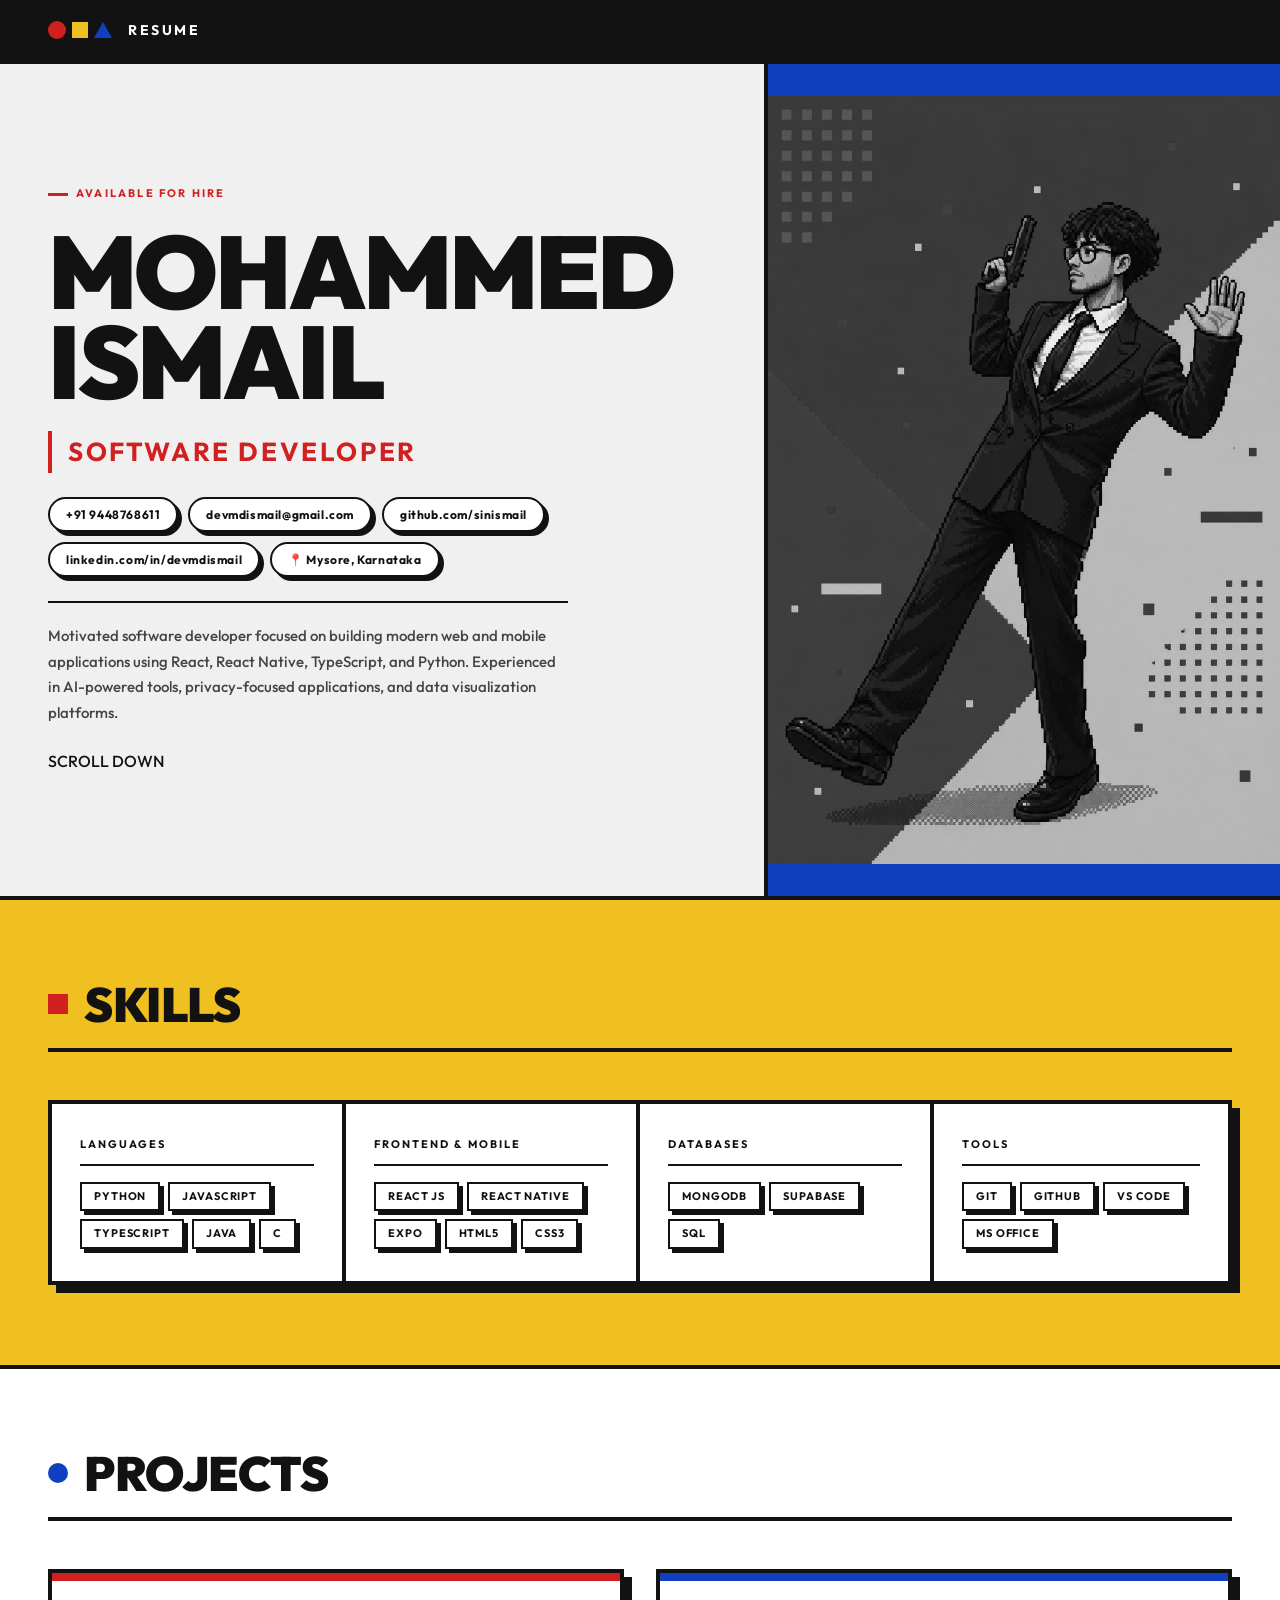
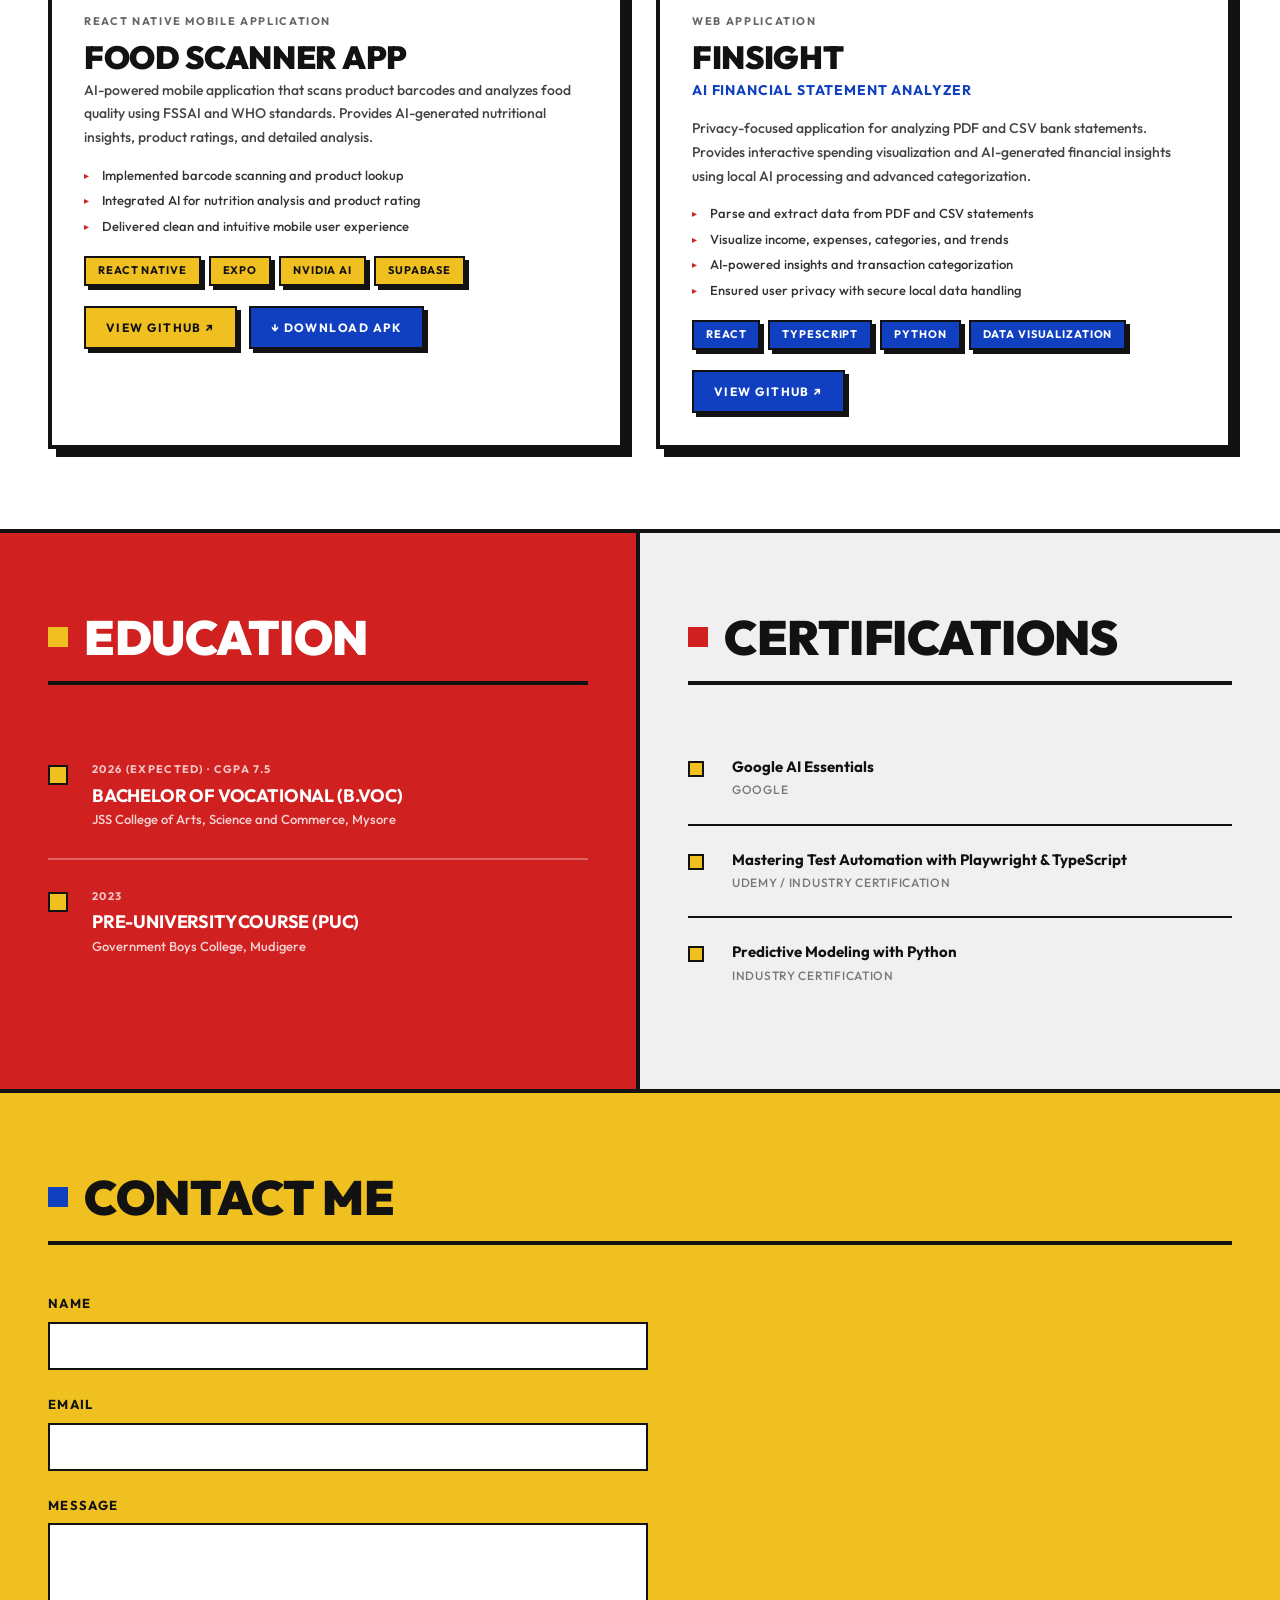
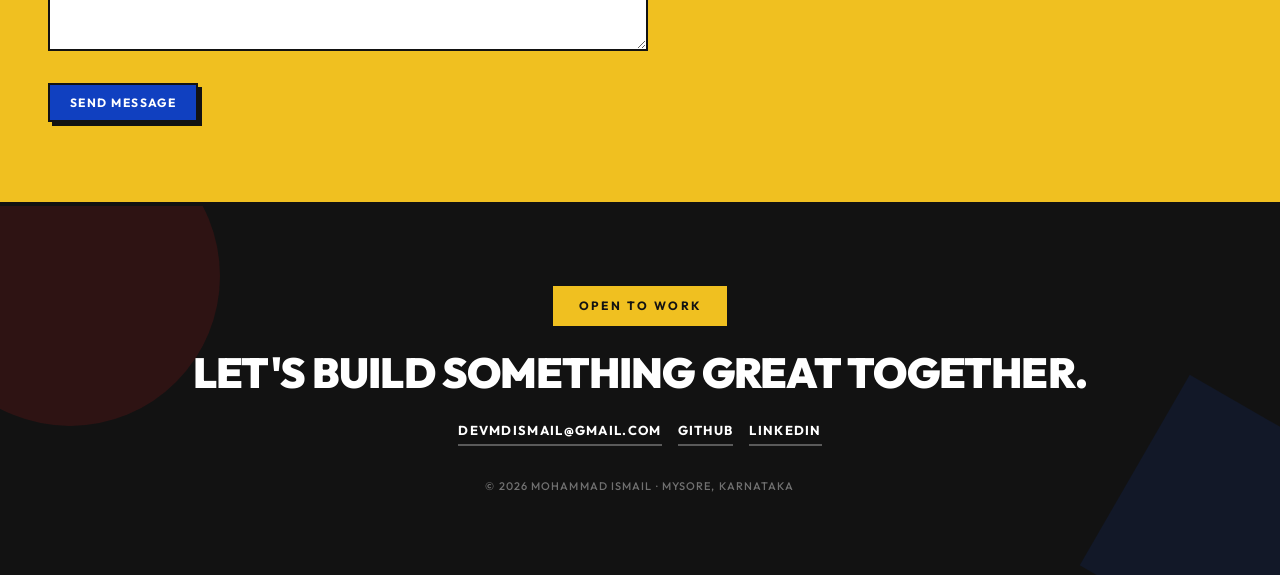
<file: index.html>
<!DOCTYPE html>
<html lang="en">
<head>
  <meta charset="UTF-8" />
  <meta name="viewport" content="width=device-width, initial-scale=1.0" />
  <title>Mohammed Ismail — Software Developer Resume</title>
  <meta name="description" content="Mohammed Ismail — Software Developer. Resume showcasing skills in React, React Native, TypeScript, Python, and AI-powered applications." />
  <link rel="preconnect" href="https://fonts.googleapis.com" />
  <link rel="preconnect" href="https://fonts.gstatic.com" crossorigin />
  <link href="https://fonts.googleapis.com/css2?family=Outfit:wght@400;500;700;900&display=swap" rel="stylesheet" />
  <link rel="stylesheet" href="resume.css" />
</head>
<body>

  <!-- ═══════════════════════════════ NAV ═══════════════════════════════ -->
  <nav class="nav" id="nav" role="navigation" aria-label="Main navigation">
    <div class="nav__progress" id="nav-progress" role="progressbar" aria-label="Reading progress" aria-valuenow="0" aria-valuemin="0" aria-valuemax="100"></div>
    <div class="nav__logo" aria-label="Geometric logo">
      <span class="geo geo--circle" aria-hidden="true"></span>
      <span class="geo geo--square" aria-hidden="true"></span>
      <span class="geo geo--triangle" aria-hidden="true"></span>
    </div>
    <span class="nav__label">RESUME</span>
  </nav>

  <!-- ═══════════════════════════════ HERO ══════════════════════════════ -->
  <section class="hero" id="hero" aria-labelledby="hero-name">
    <div class="hero__left">
      <p class="hero__eyebrow">AVAILABLE FOR HIRE</p>
      <h1 class="hero__name" id="hero-name">
        <span class="hero__name-line reveal-child" style="--delay:0.0s">MOHAMMED</span>
        <span class="hero__name-line reveal-child" style="--delay:0.08s">ISMAIL</span>
      </h1>
      <p class="hero__role reveal-child" style="--delay:0.18s">SOFTWARE DEVELOPER</p>
      <div class="hero__contacts reveal-child" style="--delay:0.28s">
        <a class="chip" href="tel:+919448768611" id="contact-phone">+91 9448768611</a>
        <a class="chip" href="mailto:devmdismail@gmail.com" id="contact-email">devmdismail@gmail.com</a>
        <a class="chip" href="https://github.com/sinismail" target="_blank" rel="noopener" id="contact-github">github.com/sinismail</a>
        <a class="chip" href="https://linkedin.com/in/devmdismail" target="_blank" rel="noopener" id="contact-linkedin">linkedin.com/in/devmdismail</a>
        <span class="chip chip--loc">📍 Mysore, Karnataka</span>
      </div>
      <p class="hero__summary reveal-child" style="--delay:0.38s">
        Motivated software developer focused on building modern web and mobile applications using React, React Native, TypeScript, and Python. Experienced in AI-powered tools, privacy-focused applications, and data visualization platforms.
      </p>
      <div class="hero__scroll-hint reveal-child" style="--delay:0.55s" aria-hidden="true">
        <span class="scroll-arrow"></span>
        <span class="scroll-label">SCROLL DOWN</span>
      </div>
    </div>

    <div class="hero__right" aria-hidden="true">
      <!-- Bauhaus geometric composition -->
      <div class="composition">
        <div class="comp__circle-lg"></div>
        <div class="comp__square-rot"></div>
        <div class="comp__square-center">
          <img id="profile" src="assets/profile.jpeg" alt="">
          <div class="comp__triangle"></div>
        </div>
        <div class="comp__circle-sm"></div>
        <div class="comp__dot-grid"></div>
      </div>
    </div>
  </section>

  <!-- ═══════════════════════════════ SKILLS ════════════════════════════ -->
  <section class="section section--yellow reveal" id="skills" aria-labelledby="skills-heading">
    <div class="section__header">
      <span class="section__marker section__marker--red" aria-hidden="true"></span>
      <h2 class="section__title" id="skills-heading">SKILLS</h2>
    </div>
    <div class="skills__grid">

      <div class="skill-group reveal-child" style="--delay:0.0s">
        <h3 class="skill-group__title">LANGUAGES</h3>
        <div class="tags">
          <span class="tag">Python</span>
          <span class="tag">JavaScript</span>
          <span class="tag">TypeScript</span>
          <span class="tag">Java</span>
          <span class="tag">C</span>
        </div>
      </div>

      <div class="skill-group reveal-child" style="--delay:0.1s">
        <h3 class="skill-group__title">FRONTEND &amp; MOBILE</h3>
        <div class="tags">
          <span class="tag">React JS</span>
          <span class="tag">React Native</span>
          <span class="tag">Expo</span>
          <span class="tag">HTML5</span>
          <span class="tag">CSS3</span>
        </div>
      </div>

      <div class="skill-group reveal-child" style="--delay:0.2s">
        <h3 class="skill-group__title">DATABASES</h3>
        <div class="tags">
          <span class="tag">MongoDB</span>
          <span class="tag">Supabase</span>
          <span class="tag">SQL</span>
        </div>
      </div>

      <div class="skill-group reveal-child" style="--delay:0.3s">
        <h3 class="skill-group__title">TOOLS</h3>
        <div class="tags">
          <span class="tag">Git</span>
          <span class="tag">GitHub</span>
          <span class="tag">VS Code</span>
          <span class="tag">MS Office</span>
        </div>
      </div>

    </div>
  </section>

  <!-- ═══════════════════════════════ PROJECTS ══════════════════════════ -->
  <section class="section" id="projects" aria-labelledby="projects-heading">
    <div class="section__header">
      <span class="section__marker section__marker--circle section__marker--blue" aria-hidden="true"></span>
      <h2 class="section__title" id="projects-heading">PROJECTS</h2>
    </div>
    <div class="projects__grid">

      <article class="card reveal-child" style="--delay:0.0s" id="project-food-scanner">
        <div class="card__accent card__accent--red"></div>
        <div class="card__body">
          <span class="card__type">React Native Mobile Application</span>
          <h3 class="card__title">FOOD SCANNER APP</h3>
          <p class="card__desc">
            AI-powered mobile application that scans product barcodes and analyzes food quality using FSSAI and WHO standards. Provides AI-generated nutritional insights, product ratings, and detailed analysis.
          </p>
          <ul class="card__bullets">
            <li>Implemented barcode scanning and product lookup</li>
            <li>Integrated AI for nutrition analysis and product rating</li>
            <li>Delivered clean and intuitive mobile user experience</li>
          </ul>
          <div class="card__tags">
            <span class="tag tag--yellow">React Native</span>
            <span class="tag tag--yellow">Expo</span>
            <span class="tag tag--yellow">Nvidia AI</span>
            <span class="tag tag--yellow">Supabase</span>
          </div>
          <div style="margin-top: 20px; display: flex; gap: 12px; flex-wrap: wrap;">
            <a href="https://github.com/sinIsmail/Ffads" target="_blank" class="btn btn--yellow">VIEW GITHUB ↗</a>
            <a href="https://expo.dev/artifacts/eas/mb3qkL5zvhGGPaLBQLLPPH.apk" class="btn btn--blue">↓ DOWNLOAD APK</a>
          </div>
        </div>
      </article>

      <article class="card reveal-child" style="--delay:0.15s" id="project-finsight">
        <div class="card__accent card__accent--blue"></div>
        <div class="card__body">
          <span class="card__type">Web Application</span>
          <h3 class="card__title">FINSIGHT</h3>
          <p class="card__subtitle">AI Financial Statement Analyzer</p>
          <p class="card__desc">
            Privacy-focused application for analyzing PDF and CSV bank statements. Provides interactive spending visualization and AI-generated financial insights using local AI processing and advanced categorization.
          </p>
          <ul class="card__bullets">
            <li>Parse and extract data from PDF and CSV statements</li>
            <li>Visualize income, expenses, categories, and trends</li>
            <li>AI-powered insights and transaction categorization</li>
            <li>Ensured user privacy with secure local data handling</li>
          </ul>
          <div class="card__tags">
            <span class="tag tag--blue">React</span>
            <span class="tag tag--blue">TypeScript</span>
            <span class="tag tag--blue">Python</span>
            <span class="tag tag--blue">Data Visualization</span>
          </div>
          <a href="https://github.com/sinIsmail/finSight" target="_blank" class="btn btn--blue" style="margin-top: 20px;">VIEW GITHUB ↗</a>
        </div>
      </article>

    </div>
  </section>

  <!-- ════════════════════════ EDUCATION + CERTS ════════════════════════ -->
  <section class="edu-certs" id="education" aria-labelledby="edu-heading">

    <div class="edu reveal">
      <div class="section__header">
        <span class="section__marker section__marker--yellow" aria-hidden="true"></span>
        <h2 class="section__title section__title--white" id="edu-heading">EDUCATION</h2>
      </div>
      <div class="timeline">

        <div class="timeline__item reveal-child" style="--delay:0.0s">
          <div class="timeline__marker" aria-hidden="true"></div>
          <div class="timeline__content">
            <p class="timeline__year">2026 (Expected) · CGPA 7.5</p>
            <h3 class="timeline__degree">Bachelor of Vocational (B.Voc)</h3>
            <p class="timeline__school">JSS College of Arts, Science and Commerce, Mysore</p>
          </div>
        </div>

        <div class="timeline__item reveal-child" style="--delay:0.15s">
          <div class="timeline__marker" aria-hidden="true"></div>
          <div class="timeline__content">
            <p class="timeline__year">2023</p>
            <h3 class="timeline__degree">Pre-University Course (PUC)</h3>
            <p class="timeline__school">Government Boys College, Mudigere</p>
          </div>
        </div>

      </div>
    </div>

    <div class="certs reveal">
      <div class="section__header">
        <span class="section__marker section__marker--red" aria-hidden="true"></span>
        <h2 class="section__title" id="certs-heading">CERTIFICATIONS</h2>
      </div>
      <div class="cert-list">

        <div class="cert-item reveal-child" style="--delay:0.0s">
          <span class="cert-item__bullet" aria-hidden="true"></span>
          <div>
            <a href="https://www.coursera.org/account/accomplishments/specialization/75O3RW82IWQ4" target="_blank" rel="noopener noreferrer" style="text-decoration: none; color: inherit; outline: none;">
              <h3 class="cert-item__title" style="cursor: pointer;">Google AI Essentials</h3>
              <p class="cert-item__issuer" style="cursor: pointer;">Google</p>
            </a>
          </div>
        </div>

        <div class="cert-item reveal-child" style="--delay:0.12s">
          <span class="cert-item__bullet" aria-hidden="true"></span>
          <div>
            <h3 class="cert-item__title">Mastering Test Automation with Playwright &amp; TypeScript</h3>
            <p class="cert-item__issuer">Udemy / Industry Certification</p>
          </div>
        </div>

        <div class="cert-item reveal-child" style="--delay:0.24s">
          <span class="cert-item__bullet" aria-hidden="true"></span>
          <div>
            <h3 class="cert-item__title">Predictive Modeling with Python</h3>
            <p class="cert-item__issuer">Industry Certification</p>
          </div>
        </div>

      </div>
    </div>

  </section>

  <!-- ═══════════════════════════════ CONTACT ═══════════════════════════ -->
  <section class="section section--yellow" id="contact" aria-labelledby="contact-heading">
    <div class="section__header">
      <span class="section__marker section__marker--blue" aria-hidden="true"></span>
      <h2 class="section__title" id="contact-heading">CONTACT ME</h2>
    </div>
    
    <div class="contact-container reveal">
      <form action="https://api.web3forms.com/submit" method="POST" class="contact-form">
        <!-- Web3Forms Access Key (Add yours here) -->
        <input type="hidden" name="access_key" value="ddf6030a-6bcb-4012-abab-05efc56d6fe4">
        
        <div class="form-group">
          <label for="name" class="form-label">NAME</label>
          <input type="text" id="name" name="name" class="form-input" required>
        </div>
        
        <div class="form-group">
          <label for="email" class="form-label">EMAIL</label>
          <input type="email" id="email" name="email" class="form-input" required>
        </div>
        
        <div class="form-group">
          <label for="message" class="form-label">MESSAGE</label>
          <textarea id="message" name="message" class="form-input form-input--textarea" rows="5" required></textarea>
        </div>

        <input type="checkbox" name="botcheck" class="hidden" style="display: none;">
        
        <button type="submit" class="btn btn--blue form-submit">SEND MESSAGE</button>
      </form>
    </div>
  </section>

  <!-- ═══════════════════════════════ FOOTER ════════════════════════════ -->
  <footer class="footer" id="footer" role="contentinfo">
    <div class="footer__deco footer__deco--circle" aria-hidden="true"></div>
    <div class="footer__deco footer__deco--square" aria-hidden="true"></div>
    <div class="footer__content reveal">
      <span class="footer__badge">OPEN TO WORK</span>
      <p class="footer__cta">Let's build something great together.</p>
      <div class="footer__links">
        <a class="footer__link" href="mailto:devmdismail@gmail.com" id="footer-email">devmdismail@gmail.com</a>
        <a class="footer__link" href="https://github.com/sinismail" target="_blank" rel="noopener" id="footer-github">GitHub</a>
        <a class="footer__link" href="https://linkedin.com/in/devmdismail" target="_blank" rel="noopener" id="footer-linkedin">LinkedIn</a>
      </div>
      <p class="footer__copy">© 2026 Mohammad Ismail · Mysore, Karnataka</p>
    </div>
  </footer>

  <!-- ══════════════════════════════ SCRIPTS ════════════════════════════ -->
  <script>
    // ── Hero name character split (MUST run before is-visible) ─────────
    document.querySelectorAll('.hero__name-line').forEach(line => {
      const text = line.textContent.trim();
      line.innerHTML = text.split('').map((ch, i) =>
        `<span class="char" style="--char-i:${i}">${ch === ' ' ? '&nbsp;' : ch}</span>`
      ).join('');
    });

    // ── Immediately show above-fold hero children ─────────────────────
    document.querySelectorAll('.hero .reveal-child').forEach(el => {
      setTimeout(() => el.classList.add('is-visible'), 80);
    });

    // ── Scroll Reveal (Intersection Observer) ─────────────────────────
    const revealItems = document.querySelectorAll('.reveal, .reveal-child');

    const observer = new IntersectionObserver((entries) => {
      entries.forEach(entry => {
        if (entry.isIntersecting) {
          entry.target.classList.add('is-visible');
        }
      });
    }, {
      threshold: 0.12,
      rootMargin: '0px 0px -60px 0px'
    });

    revealItems.forEach(el => observer.observe(el));

    // ── Nav scroll shadow ──────────────────────────────────────────────
    const nav = document.getElementById('nav');
    window.addEventListener('scroll', () => {
      nav.classList.toggle('nav--scrolled', window.scrollY > 20);
    }, { passive: true });

    // ── Skill tag stagger on hover ────────────────────────────────────
    document.querySelectorAll('.skill-group').forEach(group => {
      group.addEventListener('mouseenter', () => {
        group.querySelectorAll('.tag').forEach((tag, i) => {
          tag.style.transitionDelay = `${i * 30}ms`;
          tag.classList.add('tag--hovered');
        });
      });
      group.addEventListener('mouseleave', () => {
        group.querySelectorAll('.tag').forEach(tag => {
          tag.style.transitionDelay = '0ms';
          tag.classList.remove('tag--hovered');
        });
      });
    });

    // ── Cursor-follow tilt on project cards ───────────────────────────
    document.querySelectorAll('.card').forEach(card => {
      card.addEventListener('mousemove', (e) => {
        const rect = card.getBoundingClientRect();
        const x = ((e.clientX - rect.left) / rect.width - 0.5) * 6;
        const y = ((e.clientY - rect.top) / rect.height - 0.5) * 6;
        card.style.transform = `translateY(-4px) rotateX(${-y}deg) rotateY(${x}deg)`;
      });
      card.addEventListener('mouseleave', () => {
        card.style.transform = '';
      });
    });

    // ── Geometric shape pulse in hero right panel ─────────────────────
    const shapes = document.querySelectorAll('.comp__circle-lg, .comp__square-rot, .comp__circle-sm');
    let tick = 0;
    function pulseShapes() {
      tick += 0.01;
      shapes.forEach((s, i) => {
        const offset = Math.sin(tick + i * 1.2) * 6;
        s.style.transform = `translate(${offset}px, ${offset * 0.6}px)` +
          (s.classList.contains('comp__square-rot') ? ' rotate(45deg)' : '');
      });
      requestAnimationFrame(pulseShapes);
    }
    pulseShapes();
  </script>

</body>
</html>
</file>
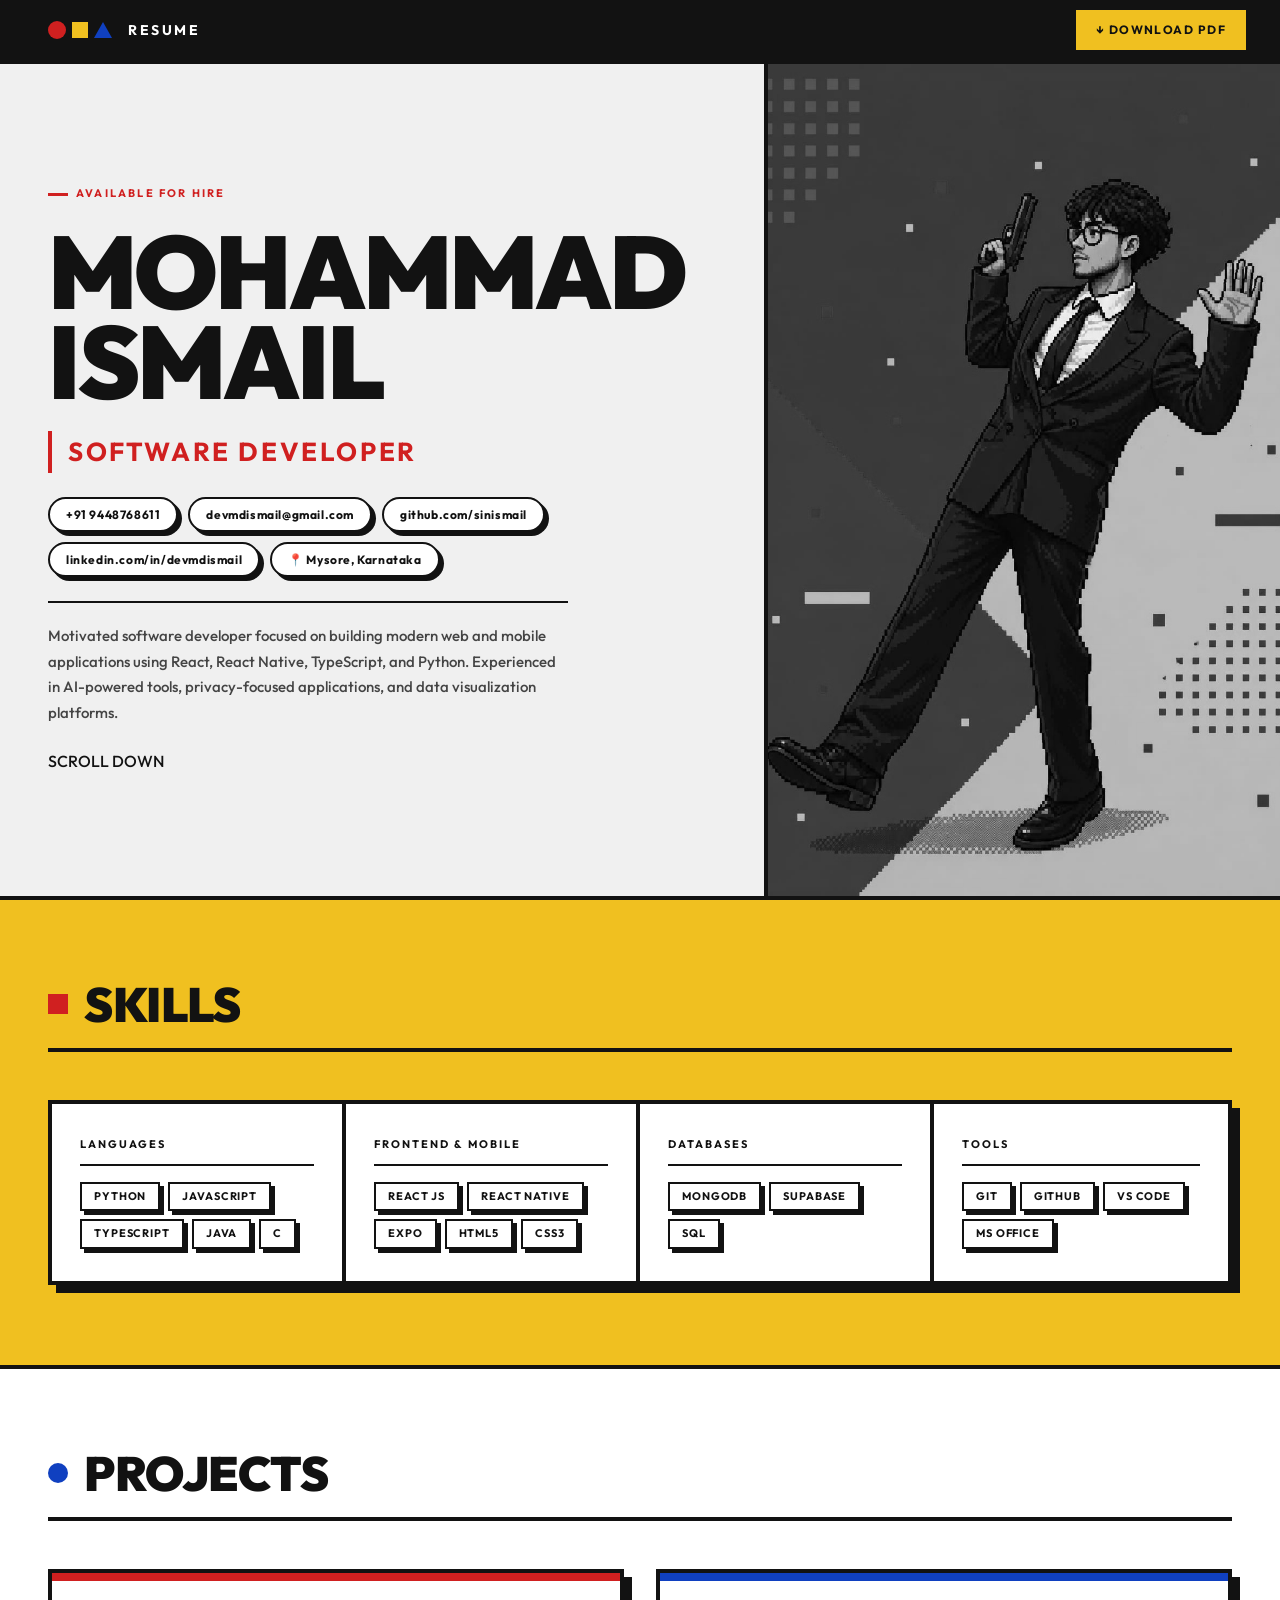
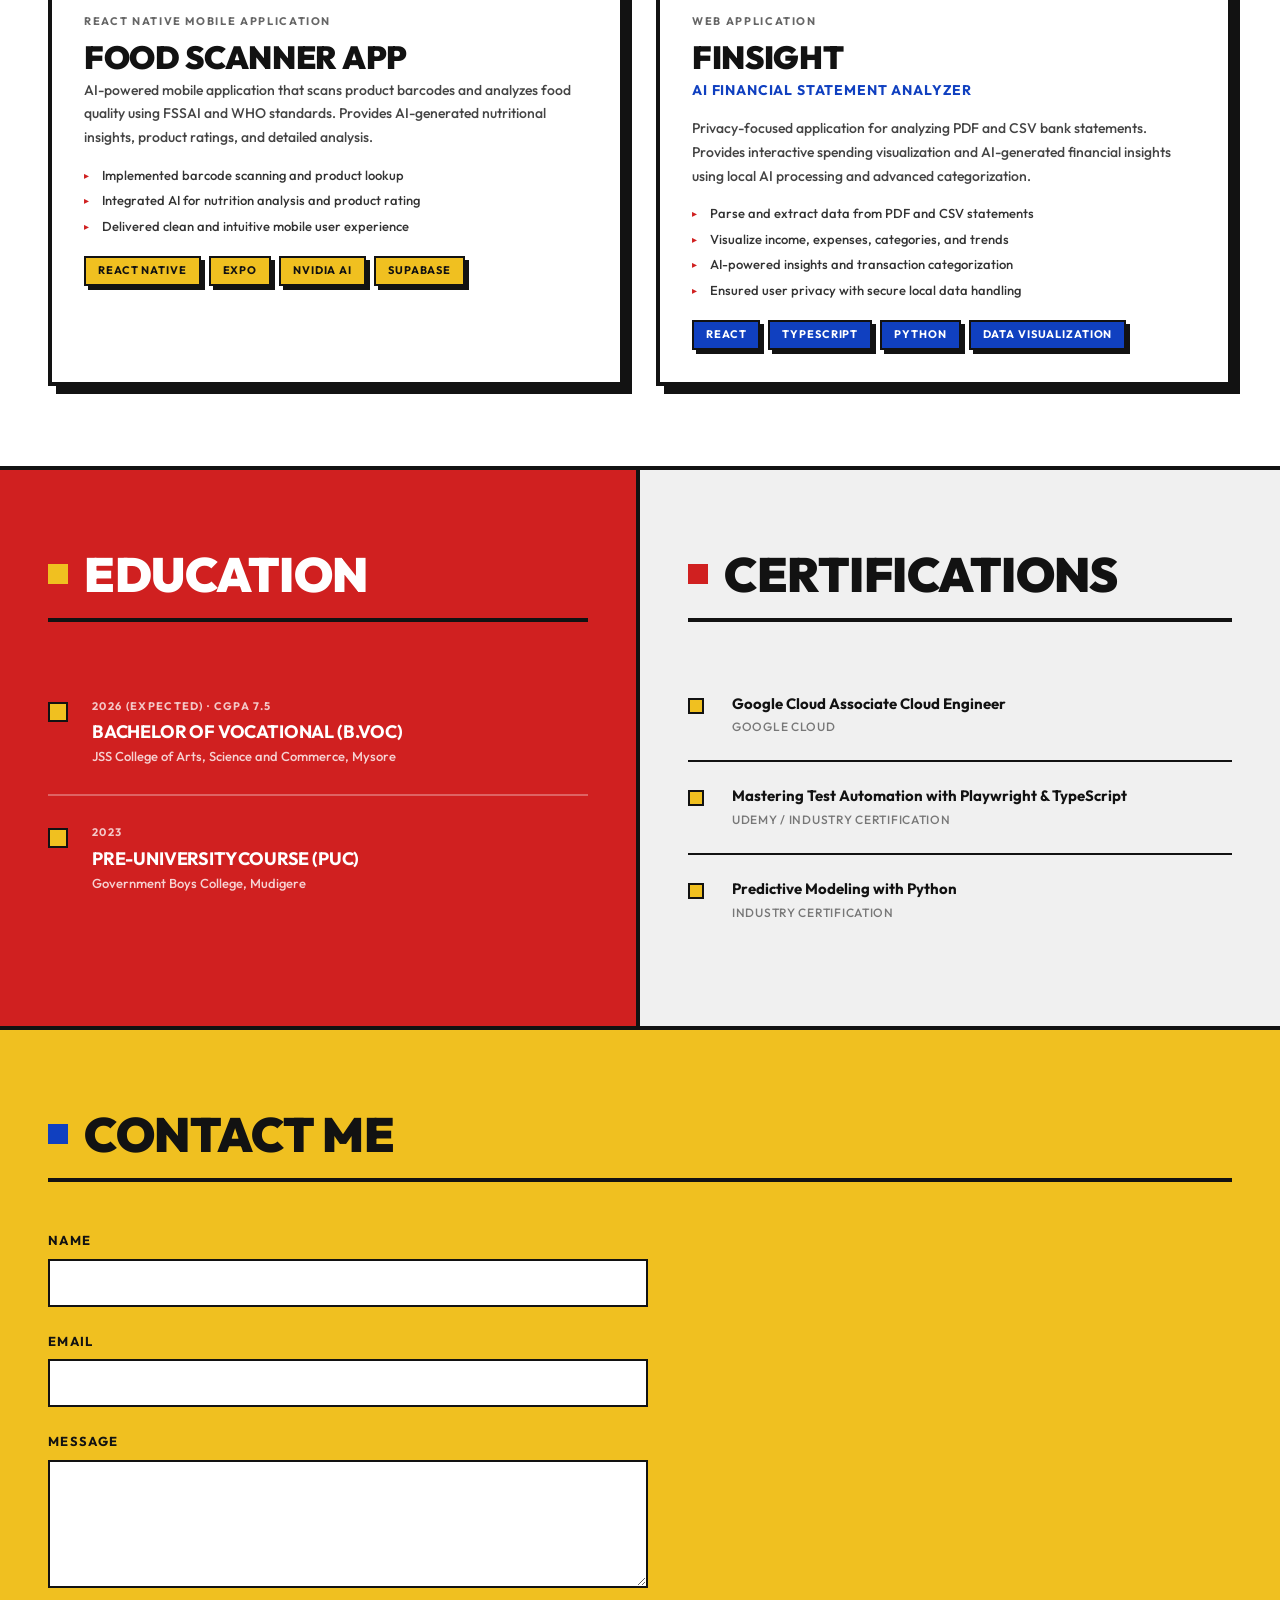
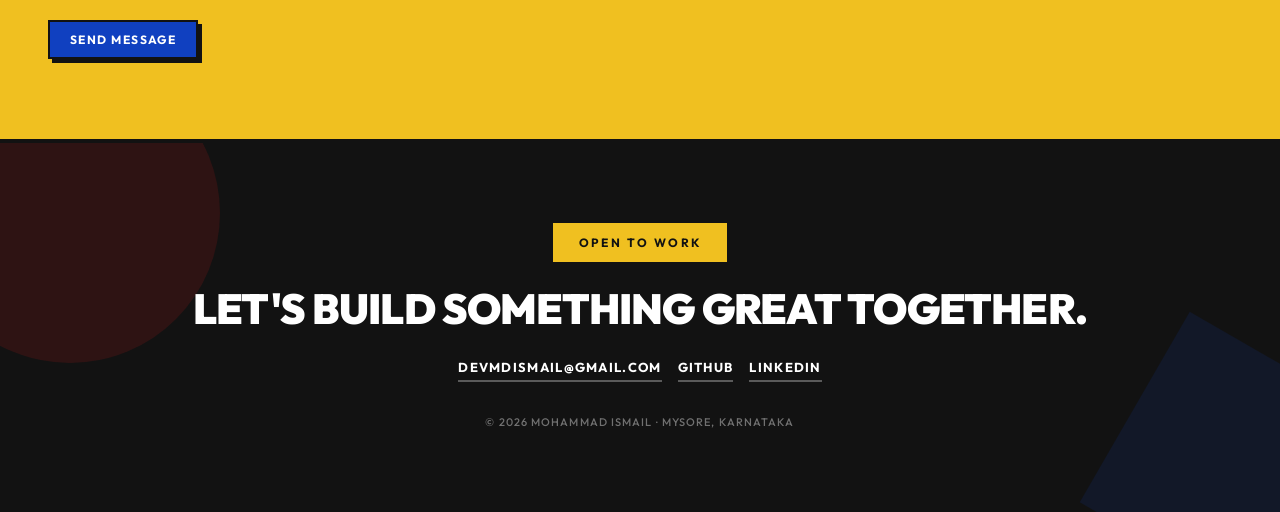
<file: resume.html>
<!DOCTYPE html>
<html lang="en">
<head>
  <meta charset="UTF-8" />
  <meta name="viewport" content="width=device-width, initial-scale=1.0" />
  <title>Mohammad Ismail — Software Developer Resume</title>
  <meta name="description" content="Mohammad Ismail — Software Developer. Resume showcasing skills in React, React Native, TypeScript, Python, and AI-powered applications." />
  <link rel="preconnect" href="https://fonts.googleapis.com" />
  <link rel="preconnect" href="https://fonts.gstatic.com" crossorigin />
  <link href="https://fonts.googleapis.com/css2?family=Outfit:wght@400;500;700;900&display=swap" rel="stylesheet" />
  <link rel="stylesheet" href="resume.css" />
</head>
<body>

  <!-- ═══════════════════════════════ NAV ═══════════════════════════════ -->
  <nav class="nav" id="nav" role="navigation" aria-label="Main navigation">
    <div class="nav__progress" id="nav-progress" role="progressbar" aria-label="Reading progress" aria-valuenow="0" aria-valuemin="0" aria-valuemax="100"></div>
    <div class="nav__logo" aria-label="Geometric logo">
      <span class="geo geo--circle" aria-hidden="true"></span>
      <span class="geo geo--square" aria-hidden="true"></span>
      <span class="geo geo--triangle" aria-hidden="true"></span>
    </div>
    <span class="nav__label">RESUME</span>
    <a class="nav__download btn btn--yellow" href="resume.pdf" download aria-label="Download PDF resume">
      ↓ DOWNLOAD PDF
    </a>
  </nav>

  <!-- ═══════════════════════════════ HERO ══════════════════════════════ -->
  <section class="hero" id="hero" aria-labelledby="hero-name">
    <div class="hero__left">
      <p class="hero__eyebrow">AVAILABLE FOR HIRE</p>
      <h1 class="hero__name" id="hero-name">
        <span class="hero__name-line reveal-child" style="--delay:0.0s">MOHAMMAD</span>
        <span class="hero__name-line reveal-child" style="--delay:0.08s">ISMAIL</span>
      </h1>
      <p class="hero__role reveal-child" style="--delay:0.18s">SOFTWARE DEVELOPER</p>
      <div class="hero__contacts reveal-child" style="--delay:0.28s">
        <a class="chip" href="tel:+919448768611" id="contact-phone">+91 9448768611</a>
        <a class="chip" href="mailto:devmdismail@gmail.com" id="contact-email">devmdismail@gmail.com</a>
        <a class="chip" href="https://github.com/sinismail" target="_blank" rel="noopener" id="contact-github">github.com/sinismail</a>
        <a class="chip" href="https://linkedin.com/in/devmdismail" target="_blank" rel="noopener" id="contact-linkedin">linkedin.com/in/devmdismail</a>
        <span class="chip chip--loc">📍 Mysore, Karnataka</span>
      </div>
      <p class="hero__summary reveal-child" style="--delay:0.38s">
        Motivated software developer focused on building modern web and mobile applications using React, React Native, TypeScript, and Python. Experienced in AI-powered tools, privacy-focused applications, and data visualization platforms.
      </p>
      <div class="hero__scroll-hint reveal-child" style="--delay:0.55s" aria-hidden="true">
        <span class="scroll-arrow"></span>
        <span class="scroll-label">SCROLL DOWN</span>
      </div>
    </div>

    <div class="hero__right">
      <img id="profile" src="assets/profile.jpeg" alt="Profile">
    </div>
  </section>

  <!-- ═══════════════════════════════ SKILLS ════════════════════════════ -->
  <section class="section section--yellow reveal" id="skills" aria-labelledby="skills-heading">
    <div class="section__header">
      <span class="section__marker section__marker--red" aria-hidden="true"></span>
      <h2 class="section__title" id="skills-heading">SKILLS</h2>
    </div>
    <div class="skills__grid">

      <div class="skill-group reveal-child" style="--delay:0.0s">
        <h3 class="skill-group__title">LANGUAGES</h3>
        <div class="tags">
          <span class="tag">Python</span>
          <span class="tag">JavaScript</span>
          <span class="tag">TypeScript</span>
          <span class="tag">Java</span>
          <span class="tag">C</span>
        </div>
      </div>

      <div class="skill-group reveal-child" style="--delay:0.1s">
        <h3 class="skill-group__title">FRONTEND &amp; MOBILE</h3>
        <div class="tags">
          <span class="tag">React JS</span>
          <span class="tag">React Native</span>
          <span class="tag">Expo</span>
          <span class="tag">HTML5</span>
          <span class="tag">CSS3</span>
        </div>
      </div>

      <div class="skill-group reveal-child" style="--delay:0.2s">
        <h3 class="skill-group__title">DATABASES</h3>
        <div class="tags">
          <span class="tag">MongoDB</span>
          <span class="tag">Supabase</span>
          <span class="tag">SQL</span>
        </div>
      </div>

      <div class="skill-group reveal-child" style="--delay:0.3s">
        <h3 class="skill-group__title">TOOLS</h3>
        <div class="tags">
          <span class="tag">Git</span>
          <span class="tag">GitHub</span>
          <span class="tag">VS Code</span>
          <span class="tag">MS Office</span>
        </div>
      </div>

    </div>
  </section>

  <!-- ═══════════════════════════════ PROJECTS ══════════════════════════ -->
  <section class="section" id="projects" aria-labelledby="projects-heading">
    <div class="section__header">
      <span class="section__marker section__marker--circle section__marker--blue" aria-hidden="true"></span>
      <h2 class="section__title" id="projects-heading">PROJECTS</h2>
    </div>
    <div class="projects__grid">

      <article class="card reveal-child" style="--delay:0.0s" id="project-food-scanner">
        <div class="card__accent card__accent--red"></div>
        <div class="card__body">
          <span class="card__type">React Native Mobile Application</span>
          <h3 class="card__title">FOOD SCANNER APP</h3>
          <p class="card__desc">
            AI-powered mobile application that scans product barcodes and analyzes food quality using FSSAI and WHO standards. Provides AI-generated nutritional insights, product ratings, and detailed analysis.
          </p>
          <ul class="card__bullets">
            <li>Implemented barcode scanning and product lookup</li>
            <li>Integrated AI for nutrition analysis and product rating</li>
            <li>Delivered clean and intuitive mobile user experience</li>
          </ul>
          <div class="card__tags">
            <span class="tag tag--yellow">React Native</span>
            <span class="tag tag--yellow">Expo</span>
            <span class="tag tag--yellow">Nvidia AI</span>
            <span class="tag tag--yellow">Supabase</span>
          </div>
        </div>
      </article>

      <article class="card reveal-child" style="--delay:0.15s" id="project-finsight">
        <div class="card__accent card__accent--blue"></div>
        <div class="card__body">
          <span class="card__type">Web Application</span>
          <h3 class="card__title">FINSIGHT</h3>
          <p class="card__subtitle">AI Financial Statement Analyzer</p>
          <p class="card__desc">
            Privacy-focused application for analyzing PDF and CSV bank statements. Provides interactive spending visualization and AI-generated financial insights using local AI processing and advanced categorization.
          </p>
          <ul class="card__bullets">
            <li>Parse and extract data from PDF and CSV statements</li>
            <li>Visualize income, expenses, categories, and trends</li>
            <li>AI-powered insights and transaction categorization</li>
            <li>Ensured user privacy with secure local data handling</li>
          </ul>
          <div class="card__tags">
            <span class="tag tag--blue">React</span>
            <span class="tag tag--blue">TypeScript</span>
            <span class="tag tag--blue">Python</span>
            <span class="tag tag--blue">Data Visualization</span>
          </div>
        </div>
      </article>

    </div>
  </section>

  <!-- ════════════════════════ EDUCATION + CERTS ════════════════════════ -->
  <section class="edu-certs" id="education" aria-labelledby="edu-heading">

    <div class="edu reveal">
      <div class="section__header">
        <span class="section__marker section__marker--yellow" aria-hidden="true"></span>
        <h2 class="section__title section__title--white" id="edu-heading">EDUCATION</h2>
      </div>
      <div class="timeline">

        <div class="timeline__item reveal-child" style="--delay:0.0s">
          <div class="timeline__marker" aria-hidden="true"></div>
          <div class="timeline__content">
            <p class="timeline__year">2026 (Expected) · CGPA 7.5</p>
            <h3 class="timeline__degree">Bachelor of Vocational (B.Voc)</h3>
            <p class="timeline__school">JSS College of Arts, Science and Commerce, Mysore</p>
          </div>
        </div>

        <div class="timeline__item reveal-child" style="--delay:0.15s">
          <div class="timeline__marker" aria-hidden="true"></div>
          <div class="timeline__content">
            <p class="timeline__year">2023</p>
            <h3 class="timeline__degree">Pre-University Course (PUC)</h3>
            <p class="timeline__school">Government Boys College, Mudigere</p>
          </div>
        </div>

      </div>
    </div>

    <div class="certs reveal">
      <div class="section__header">
        <span class="section__marker section__marker--red" aria-hidden="true"></span>
        <h2 class="section__title" id="certs-heading">CERTIFICATIONS</h2>
      </div>
      <div class="cert-list">

        <div class="cert-item reveal-child" style="--delay:0.0s">
          <span class="cert-item__bullet" aria-hidden="true"></span>
          <div>
            <h3 class="cert-item__title">Google Cloud Associate Cloud Engineer</h3>
            <p class="cert-item__issuer">Google Cloud</p>
          </div>
        </div>

        <div class="cert-item reveal-child" style="--delay:0.12s">
          <span class="cert-item__bullet" aria-hidden="true"></span>
          <div>
            <h3 class="cert-item__title">Mastering Test Automation with Playwright &amp; TypeScript</h3>
            <p class="cert-item__issuer">Udemy / Industry Certification</p>
          </div>
        </div>

        <div class="cert-item reveal-child" style="--delay:0.24s">
          <span class="cert-item__bullet" aria-hidden="true"></span>
          <div>
            <h3 class="cert-item__title">Predictive Modeling with Python</h3>
            <p class="cert-item__issuer">Industry Certification</p>
          </div>
        </div>

      </div>
    </div>

  </section>

  <!-- ═══════════════════════════════ CONTACT ═══════════════════════════ -->
  <section class="section section--yellow" id="contact" aria-labelledby="contact-heading">
    <div class="section__header">
      <span class="section__marker section__marker--blue" aria-hidden="true"></span>
      <h2 class="section__title" id="contact-heading">CONTACT ME</h2>
    </div>
    
    <div class="contact-container reveal">
      <form action="https://api.web3forms.com/submit" method="POST" class="contact-form">
        <!-- Web3Forms Access Key (Add yours here) -->
        <input type="hidden" name="access_key" value="your-form-api">
        
        <div class="form-group">
          <label for="name" class="form-label">NAME</label>
          <input type="text" id="name" name="name" class="form-input" required>
        </div>
        
        <div class="form-group">
          <label for="email" class="form-label">EMAIL</label>
          <input type="email" id="email" name="email" class="form-input" required>
        </div>
        
        <div class="form-group">
          <label for="message" class="form-label">MESSAGE</label>
          <textarea id="message" name="message" class="form-input form-input--textarea" rows="5" required></textarea>
        </div>

        <input type="checkbox" name="botcheck" class="hidden" style="display: none;">
        
        <button type="submit" class="btn btn--blue form-submit">SEND MESSAGE</button>
      </form>
    </div>
  </section>

  <!-- ═══════════════════════════════ FOOTER ════════════════════════════ -->
  <footer class="footer" id="footer" role="contentinfo">
    <div class="footer__deco footer__deco--circle" aria-hidden="true"></div>
    <div class="footer__deco footer__deco--square" aria-hidden="true"></div>
    <div class="footer__content reveal">
      <span class="footer__badge">OPEN TO WORK</span>
      <p class="footer__cta">Let's build something great together.</p>
      <div class="footer__links">
        <a class="footer__link" href="mailto:devmdismail@gmail.com" id="footer-email">devmdismail@gmail.com</a>
        <a class="footer__link" href="https://github.com/sinismail" target="_blank" rel="noopener" id="footer-github">GitHub</a>
        <a class="footer__link" href="https://linkedin.com/in/devmdismail" target="_blank" rel="noopener" id="footer-linkedin">LinkedIn</a>
      </div>
      <p class="footer__copy">© 2026 Mohammad Ismail · Mysore, Karnataka</p>
    </div>
  </footer>

  <!-- ══════════════════════════════ SCRIPTS ════════════════════════════ -->
  <script>
    // ── Hero name character split (MUST run before is-visible) ─────────
    document.querySelectorAll('.hero__name-line').forEach(line => {
      const text = line.textContent.trim();
      line.innerHTML = text.split('').map((ch, i) =>
        `<span class="char" style="--char-i:${i}">${ch === ' ' ? '&nbsp;' : ch}</span>`
      ).join('');
    });

    // ── Immediately show above-fold hero children ─────────────────────
    document.querySelectorAll('.hero .reveal-child').forEach(el => {
      setTimeout(() => el.classList.add('is-visible'), 80);
    });

    // ── Scroll Reveal (Intersection Observer) ─────────────────────────
    const revealItems = document.querySelectorAll('.reveal, .reveal-child');

    const observer = new IntersectionObserver((entries) => {
      entries.forEach(entry => {
        if (entry.isIntersecting) {
          entry.target.classList.add('is-visible');
        }
      });
    }, {
      threshold: 0.12,
      rootMargin: '0px 0px -60px 0px'
    });

    revealItems.forEach(el => observer.observe(el));

    // ── Nav scroll shadow ──────────────────────────────────────────────
    const nav = document.getElementById('nav');
    window.addEventListener('scroll', () => {
      nav.classList.toggle('nav--scrolled', window.scrollY > 20);
    }, { passive: true });

    // ── Skill tag stagger on hover ────────────────────────────────────
    document.querySelectorAll('.skill-group').forEach(group => {
      group.addEventListener('mouseenter', () => {
        group.querySelectorAll('.tag').forEach((tag, i) => {
          tag.style.transitionDelay = `${i * 30}ms`;
          tag.classList.add('tag--hovered');
        });
      });
      group.addEventListener('mouseleave', () => {
        group.querySelectorAll('.tag').forEach(tag => {
          tag.style.transitionDelay = '0ms';
          tag.classList.remove('tag--hovered');
        });
      });
    });

    // ── Cursor-follow tilt on project cards ───────────────────────────
    document.querySelectorAll('.card').forEach(card => {
      card.addEventListener('mousemove', (e) => {
        const rect = card.getBoundingClientRect();
        const x = ((e.clientX - rect.left) / rect.width - 0.5) * 6;
        const y = ((e.clientY - rect.top) / rect.height - 0.5) * 6;
        card.style.transform = `translateY(-4px) rotateX(${-y}deg) rotateY(${x}deg)`;
      });
      card.addEventListener('mouseleave', () => {
        card.style.transform = '';
      });
    });

    // ── Geometric shape pulse in hero right panel ─────────────────────
    const shapes = document.querySelectorAll('.comp__circle-lg, .comp__square-rot, .comp__circle-sm');
    let tick = 0;
    function pulseShapes() {
      tick += 0.01;
      shapes.forEach((s, i) => {
        const offset = Math.sin(tick + i * 1.2) * 6;
        s.style.transform = `translate(${offset}px, ${offset * 0.6}px)` +
          (s.classList.contains('comp__square-rot') ? ' rotate(45deg)' : '');
      });
      requestAnimationFrame(pulseShapes);
    }
    pulseShapes();
  </script>

</body>
</html>
</file>
<file: resume.css>
/* ════════════════════════════════════════════════════════════
   BAUHAUS RESUME — resume.css
   Design: Constructivist / Geometric Modernism
   Font: Outfit (Google Fonts)
   ════════════════════════════════════════════════════════════ */

/* ── 0. Reset & Base ─────────────────────────────────────── */
*,
*::before,
*::after {
  box-sizing: border-box;
  margin: 0;
  padding: 0;
}

:root {
  --bg: #F0F0F0;
  --white: #FFFFFF;
  --black: #121212;
  --red: #D02020;
  --blue: #1040C0;
  --yellow: #F0C020;
  --muted: #E0E0E0;
  --border: 4px solid var(--black);
  --border-sm: 2px solid var(--black);
  --shadow-sm: 4px 4px 0px 0px var(--black);
  --shadow-md: 6px 6px 0px 0px var(--black);
  --shadow-lg: 8px 8px 0px 0px var(--black);
  --font: 'Outfit', system-ui, sans-serif;
  --ease: cubic-bezier(0.16, 1, 0.3, 1);
}

html {
  scroll-behavior: smooth;
}

#profile {
  width: 100%;
  height: 100%;
  object-fit: cover;
  display: block;
  filter: grayscale(100%);
  transition: filter 0.4s var(--ease);
}

#profile:hover {
  filter: grayscale(0%);
}

body {
  background: var(--bg);
  color: var(--black);
  font-family: var(--font);
  font-weight: 500;
  font-size: 16px;
  line-height: 1.6;
  overflow-x: hidden;
}

/* ── 1. Scroll Reveal System ─────────────────────────────── */
.reveal {
  opacity: 0;
  transform: translateY(32px);
  transition:
    opacity 0.7s var(--ease),
    transform 0.7s var(--ease);
}

.reveal.is-visible {
  opacity: 1;
  transform: translateY(0);
}

.reveal-child {
  opacity: 0;
  transform: translateY(24px);
  transition:
    opacity 0.6s var(--ease) var(--delay, 0s),
    transform 0.6s var(--ease) var(--delay, 0s);
}

.reveal-child.is-visible {
  opacity: 1;
  transform: translateY(0);
}

/* Hero name characters */
.char {
  display: inline-block;
  opacity: 0;
  transform: translateY(1.2em) skewX(-8deg);
  transition:
    opacity 0.55s var(--ease) calc(var(--char-i) * 0.03s + 0.15s),
    transform 0.55s var(--ease) calc(var(--char-i) * 0.03s + 0.15s);
}

.hero__name-line.is-visible .char {
  opacity: 1;
  transform: translateY(0) skewX(0deg);
}

/* ── 2. Navigation ───────────────────────────────────────── */
.nav {
  position: sticky;
  top: 0;
  z-index: 100;
  background: var(--black);
  display: flex;
  align-items: center;
  gap: 16px;
  padding: 0 32px;
  height: 64px;
  border-bottom: var(--border);
  transition: box-shadow 0.3s ease;
}

.nav--scrolled {
  box-shadow: 0 4px 0 var(--yellow);
}

.nav__logo {
  display: flex;
  align-items: center;
  gap: 6px;
  flex-shrink: 0;
}

/* Three geometric shapes forming the logo */
.geo {
  display: inline-block;
  transition: transform 0.3s var(--ease);
}

.geo--circle {
  width: 18px;
  height: 18px;
  background: var(--red);
  border-radius: 9999px;
}

.geo--square {
  width: 16px;
  height: 16px;
  background: var(--yellow);
  border-radius: 0;
  transform: rotate(0deg);
}

.geo--triangle {
  width: 0;
  height: 0;
  border-left: 9px solid transparent;
  border-right: 9px solid transparent;
  border-bottom: 16px solid var(--blue);
  background: transparent;
}

.nav__logo:hover .geo--circle {
  transform: scale(1.25);
}

.nav__logo:hover .geo--square {
  transform: rotate(45deg);
}

.nav__logo:hover .geo--triangle {
  transform: translateY(-3px);
}

.nav__label {
  flex: 1;
  color: var(--white);
  font-weight: 700;
  font-size: 14px;
  letter-spacing: 0.18em;
}

/* ── 3. Buttons ──────────────────────────────────────────── */
.btn {
  display: inline-flex;
  align-items: center;
  gap: 8px;
  padding: 10px 20px;
  font-family: var(--font);
  font-weight: 700;
  font-size: 12px;
  letter-spacing: 0.12em;
  text-transform: uppercase;
  text-decoration: none;
  border: var(--border-sm);
  border-color: var(--black);
  cursor: pointer;
  transition:
    transform 0.15s ease,
    box-shadow 0.15s ease;
}

.btn--yellow {
  background: var(--yellow);
  color: var(--black);
  box-shadow: var(--shadow-sm);
}

.btn--yellow:hover {
  box-shadow: var(--shadow-md);
  transform: translate(-2px, -2px);
}

.btn--yellow:active {
  box-shadow: none;
  transform: translate(4px, 4px);
}

/* ── 4. Hero Section ─────────────────────────────────────── */
.hero {
  display: grid;
  grid-template-columns: 60% 40%;
  min-height: calc(100vh - 64px);
  border-bottom: var(--border);
}

/* Left */
.hero__left {
  padding: 64px 48px 64px 48px;
  display: flex;
  flex-direction: column;
  justify-content: center;
  gap: 24px;
  border-right: var(--border);
  background: var(--bg);
}

.hero__eyebrow {
  display: inline-flex;
  align-items: center;
  gap: 8px;
  font-size: 11px;
  font-weight: 700;
  letter-spacing: 0.2em;
  color: var(--red);
  text-transform: uppercase;
}

.hero__eyebrow::before {
  content: '';
  display: block;
  width: 20px;
  height: 3px;
  background: var(--red);
  flex-shrink: 0;
}

.hero__name {
  display: flex;
  flex-direction: column;
  gap: 0;
  line-height: 0.88;
  font-size: clamp(64px, 8vw, 108px);
  font-weight: 900;
  text-transform: uppercase;
  letter-spacing: -0.03em;
  color: var(--black);
  perspective: 600px;
}

.hero__name-line {
  display: block;
  overflow: hidden;
}

.hero__role {
  font-size: clamp(18px, 2.5vw, 26px);
  font-weight: 700;
  text-transform: uppercase;
  letter-spacing: 0.1em;
  color: var(--red);
  border-left: 4px solid var(--red);
  padding-left: 16px;
}

.hero__contacts {
  display: flex;
  flex-wrap: wrap;
  gap: 10px;
}

.chip {
  display: inline-flex;
  align-items: center;
  gap: 6px;
  padding: 6px 16px;
  font-size: 12px;
  font-weight: 700;
  letter-spacing: 0.05em;
  text-decoration: none;
  color: var(--black);
  background: var(--white);
  border: var(--border-sm);
  border-radius: 9999px;
  box-shadow: var(--shadow-sm);
  transition:
    background 0.2s ease,
    transform 0.2s var(--ease),
    box-shadow 0.2s ease;
}

.chip:hover {
  background: var(--yellow);
  transform: translate(-2px, -2px);
  box-shadow: var(--shadow-md);
}

.chip:active {
  transform: translate(2px, 2px);
  box-shadow: none;
}

.chip--loc {
  cursor: default;
}

.chip--loc:hover {
  background: var(--muted);
  transform: none;
  box-shadow: var(--shadow-sm);
}

.hero__summary {
  font-size: 15px;
  line-height: 1.7;
  color: #444;
  max-width: 520px;
  border-top: var(--border-sm);
  padding-top: 20px;
}

/* Right — image container */
.hero__right {
  background: var(--blue);
  position: relative;
  overflow: hidden;
  display: flex;
  align-items: center;
  justify-content: center;
  padding: 0; /* Changed from 40px to 0 to fit the image precisely */
}

.hero__image {
  max-width: 80%;
  max-height: 80%;
  object-fit: cover;
  border: 4px solid var(--black);
  box-shadow: 12px 12px 0px 0px var(--black);
  transform: rotate(3deg);
  transition: transform 0.3s var(--ease), box-shadow 0.3s ease;
}

.hero__image:hover {
  transform: rotate(0deg) translate(-4px, -4px);
  box-shadow: 16px 16px 0px 0px var(--black);
}

/* ── 5. Section Common ───────────────────────────────────── */
.section {
  padding: 80px 48px;
  border-bottom: var(--border);
}

.section--yellow {
  background: var(--yellow);
}

.section__header {
  display: flex;
  align-items: center;
  gap: 16px;
  margin-bottom: 48px;
  padding-bottom: 20px;
  border-bottom: var(--border);
}

.section__marker {
  display: block;
  width: 20px;
  height: 20px;
  flex-shrink: 0;
}

.section__marker--red {
  background: var(--red);
}

.section__marker--blue {
  background: var(--blue);
}

.section__marker--yellow {
  background: var(--yellow);
}

.section__marker--circle {
  border-radius: 9999px;
}

.section__title {
  font-size: clamp(28px, 4vw, 48px);
  font-weight: 900;
  text-transform: uppercase;
  letter-spacing: -0.01em;
  line-height: 1;
}

.section__title--white {
  color: var(--white);
}

/* ── 6. Skills ───────────────────────────────────────────── */
.skills__grid {
  display: grid;
  grid-template-columns: repeat(4, 1fr);
  gap: 0;
  border: var(--border);
  box-shadow: var(--shadow-lg);
  background: var(--white);
}

.skill-group {
  padding: 32px 28px;
  border-right: var(--border);
  transition: background 0.25s ease;
}

.skill-group:last-child {
  border-right: none;
}

.skill-group:hover {
  background: var(--bg);
}

.skill-group__title {
  font-size: 11px;
  font-weight: 700;
  letter-spacing: 0.18em;
  text-transform: uppercase;
  color: var(--black);
  margin-bottom: 16px;
  border-bottom: var(--border-sm);
  padding-bottom: 10px;
}

.tags {
  display: flex;
  flex-wrap: wrap;
  gap: 8px;
}

.tag {
  display: inline-block;
  padding: 4px 12px;
  font-size: 11px;
  font-weight: 700;
  letter-spacing: 0.08em;
  text-transform: uppercase;
  color: var(--black);
  background: var(--white);
  border: var(--border-sm);
  box-shadow: var(--shadow-sm);
  transition:
    transform 0.2s var(--ease),
    box-shadow 0.2s ease,
    background 0.2s ease;
  cursor: default;
}

.tag:hover,
.tag--hovered {
  background: var(--black);
  color: var(--white);
  transform: translate(-2px, -2px);
  box-shadow: var(--shadow-md);
}

.tag--yellow {
  background: var(--yellow);
}

.tag--yellow:hover {
  background: var(--black);
  color: var(--yellow);
}

.tag--blue {
  background: var(--blue);
  color: var(--white);
}

.tag--blue:hover {
  background: var(--black);
  color: var(--white);
}

/* ── 7. Projects ─────────────────────────────────────────── */
#projects {
  background: var(--white);
}

.projects__grid {
  display: grid;
  grid-template-columns: repeat(2, 1fr);
  gap: 32px;
}

.card {
  border: var(--border);
  box-shadow: var(--shadow-lg);
  background: var(--white);
  transition:
    transform 0.3s var(--ease),
    box-shadow 0.3s ease;
  transform-style: preserve-3d;
  will-change: transform;
}

.card:hover {
  box-shadow: 12px 12px 0 var(--black);
}

.card__accent {
  height: 8px;
  width: 100%;
}

.card__accent--red {
  background: var(--red);
}

.card__accent--blue {
  background: var(--blue);
}

.card__body {
  padding: 32px;
}

.card__type {
  display: block;
  font-size: 11px;
  font-weight: 700;
  letter-spacing: 0.15em;
  text-transform: uppercase;
  color: #666;
  margin-bottom: 10px;
}

.card__title {
  font-size: clamp(22px, 2.5vw, 32px);
  font-weight: 900;
  text-transform: uppercase;
  letter-spacing: -0.01em;
  line-height: 1;
  margin-bottom: 6px;
}

.card__subtitle {
  font-size: 14px;
  font-weight: 700;
  color: var(--blue);
  text-transform: uppercase;
  letter-spacing: 0.06em;
  margin-bottom: 16px;
}

.card__desc {
  font-size: 14px;
  line-height: 1.7;
  color: #444;
  margin-bottom: 16px;
}

.card__bullets {
  list-style: none;
  margin-bottom: 20px;
  display: flex;
  flex-direction: column;
  gap: 6px;
}

.card__bullets li {
  font-size: 13px;
  line-height: 1.5;
  padding-left: 18px;
  position: relative;
  color: #333;
}

.card__bullets li::before {
  content: '▸';
  position: absolute;
  left: 0;
  color: var(--red);
  font-size: 10px;
  top: 2px;
}

.card__tags {
  display: flex;
  flex-wrap: wrap;
  gap: 8px;
}

/* ── 8. Education & Certifications ───────────────────────── */
.edu-certs {
  display: grid;
  grid-template-columns: 1fr 1fr;
  border-bottom: var(--border);
}

.edu {
  background: var(--red);
  padding: 80px 48px;
  border-right: var(--border);
}

.certs {
  background: var(--bg);
  padding: 80px 48px;
}

/* Timeline */
.timeline {
  display: flex;
  flex-direction: column;
  gap: 0;
}

.timeline__item {
  display: grid;
  grid-template-columns: 24px 1fr;
  gap: 20px;
  padding: 28px 0;
  border-bottom: 2px solid rgba(255, 255, 255, 0.3);
}

.timeline__item:last-child {
  border-bottom: none;
}

.timeline__marker {
  width: 20px;
  height: 20px;
  background: var(--yellow);
  border: 2px solid var(--black);
  margin-top: 4px;
  flex-shrink: 0;
}

.timeline__year {
  font-size: 11px;
  font-weight: 700;
  letter-spacing: 0.12em;
  text-transform: uppercase;
  color: rgba(255, 255, 255, 0.75);
  margin-bottom: 6px;
}

.timeline__degree {
  font-size: 18px;
  font-weight: 700;
  text-transform: uppercase;
  letter-spacing: -0.01em;
  color: var(--white);
  line-height: 1.2;
  margin-bottom: 4px;
}

.timeline__school {
  font-size: 13px;
  color: rgba(255, 255, 255, 0.8);
  line-height: 1.5;
}

/* Certifications */
.cert-list {
  display: flex;
  flex-direction: column;
  gap: 0;
}

.cert-item {
  display: grid;
  grid-template-columns: 24px 1fr;
  gap: 20px;
  align-items: start;
  padding: 24px 0;
  border-bottom: var(--border-sm);
  transition: background 0.2s ease;
}

.cert-item:last-child {
  border-bottom: none;
}

.cert-item:hover {
  background: var(--muted);
  margin: 0 -16px;
  padding-left: 16px;
  padding-right: 16px;
}

.cert-item__bullet {
  display: block;
  width: 16px;
  height: 16px;
  background: var(--yellow);
  border: 2px solid var(--black);
  margin-top: 4px;
  flex-shrink: 0;
}

.cert-item__title {
  font-size: 15px;
  font-weight: 700;
  line-height: 1.3;
  margin-bottom: 4px;
}

.cert-item__issuer {
  font-size: 12px;
  font-weight: 500;
  letter-spacing: 0.06em;
  text-transform: uppercase;
  color: #777;
}

/* ── 9. Footer ───────────────────────────────────────────── */
.footer {
  background: var(--black);
  padding: 80px 48px;
  position: relative;
  overflow: hidden;
  text-align: center;
}

.footer__deco {
  position: absolute;
  pointer-events: none;
}

.footer__deco--circle {
  width: 300px;
  height: 300px;
  border-radius: 9999px;
  background: var(--red);
  opacity: 0.15;
  top: -80px;
  left: -80px;
}

.footer__deco--square {
  width: 220px;
  height: 220px;
  background: var(--blue);
  opacity: 0.12;
  bottom: -60px;
  right: -60px;
  transform: rotate(30deg);
}

.footer__content {
  position: relative;
  z-index: 1;
  display: flex;
  flex-direction: column;
  align-items: center;
  gap: 24px;
}

.footer__badge {
  display: inline-block;
  background: var(--yellow);
  color: var(--black);
  font-size: 12px;
  font-weight: 700;
  letter-spacing: 0.2em;
  text-transform: uppercase;
  padding: 8px 24px;
  border: var(--border-sm);
  border-color: var(--yellow);
  box-shadow: var(--shadow-sm);
  animation: pulse-badge 2.5s ease-in-out infinite;
}

@keyframes pulse-badge {

  0%,
  100% {
    box-shadow: var(--shadow-sm);
    transform: translateY(0);
  }

  50% {
    box-shadow: 6px 6px 0 var(--yellow);
    transform: translateY(-3px);
  }
}

.footer__cta {
  font-size: clamp(24px, 4vw, 42px);
  font-weight: 900;
  text-transform: uppercase;
  color: var(--white);
  letter-spacing: -0.02em;
  line-height: 1.1;
}

.footer__links {
  display: flex;
  flex-wrap: wrap;
  gap: 16px;
  justify-content: center;
}

.footer__link {
  color: var(--white);
  text-decoration: none;
  font-size: 13px;
  font-weight: 700;
  letter-spacing: 0.1em;
  text-transform: uppercase;
  padding-bottom: 3px;
  border-bottom: 2px solid rgba(255, 255, 255, 0.3);
  transition: border-color 0.2s ease, color 0.2s ease;
}

.footer__link:hover {
  color: var(--yellow);
  border-color: var(--yellow);
}

.footer__copy {
  font-size: 11px;
  font-weight: 500;
  letter-spacing: 0.1em;
  text-transform: uppercase;
  color: rgba(255, 255, 255, 0.4);
  margin-top: 8px;
}

/* ── 9.5. Contact Form ───────────────────────────────────── */
.contact-container {
  max-width: 600px;
  margin: 0;
}

.contact-form {
  display: flex;
  flex-direction: column;
  gap: 24px;
}

.form-group {
  display: flex;
  flex-direction: column;
  gap: 8px;
}

.form-label {
  font-size: 13px;
  font-weight: 700;
  letter-spacing: 0.1em;
  text-transform: uppercase;
  color: var(--black);
}

.form-input {
  font-family: var(--font);
  font-size: 16px;
  padding: 12px 16px;
  border: var(--border-sm);
  background: var(--white);
  color: var(--black);
  transition: box-shadow 0.2s ease, transform 0.2s ease;
  border-radius: 0;
}

.form-input:focus {
  outline: none;
  box-shadow: var(--shadow-sm);
  transform: translate(-2px, -2px);
}

.form-input--textarea {
  resize: vertical;
}

.btn--blue {
  background: var(--blue);
  color: var(--white);
  box-shadow: var(--shadow-sm);
}

.btn--blue:hover {
  box-shadow: var(--shadow-md);
  transform: translate(-2px, -2px);
}

.btn--blue:active {
  box-shadow: none;
  transform: translate(4px, 4px);
}

.form-submit {
  align-self: flex-start;
  margin-top: 8px;
}

/* ── 10. Responsive — Tablet ─────────────────────────────── */
@media (max-width: 1024px) {
  .skills__grid {
    grid-template-columns: repeat(2, 1fr);
  }

  .skill-group:nth-child(2) {
    border-right: none;
  }

  .skill-group:nth-child(3) {
    border-right: var(--border);
    border-top: var(--border);
  }

  .skill-group:nth-child(4) {
    border-top: var(--border);
    border-right: none;
  }
}

/* ── 11. Responsive — Mobile ─────────────────────────────── */
@media (max-width: 768px) {
  :root {
    --border: 3px solid var(--black);
    --border-sm: 2px solid var(--black);
    --shadow-sm: 3px 3px 0 var(--black);
    --shadow-md: 5px 5px 0 var(--black);
    --shadow-lg: 6px 6px 0 var(--black);
  }

  .hero {
    grid-template-columns: 1fr;
    min-height: auto;
  }

  .hero__left {
    padding: 40px 24px;
    border-right: none;
    border-bottom: var(--border);
  }

  .hero__right {
    display: none;
  }

  .hero__name {
    font-size: clamp(28px, 10vw, 56px);
  }

  .section {
    padding: 56px 24px;
  }

  .edu {
    padding: 56px 24px;
  }

  .certs {
    padding: 56px 24px;
  }

  .skills__grid {
    grid-template-columns: 1fr;
    box-shadow: var(--shadow-md);
  }

  .skill-group {
    border-right: none;
    border-bottom: var(--border);
  }

  .skill-group:last-child {
    border-bottom: none;
  }

  .skill-group:nth-child(2) {
    border-right: none;
  }

  .skill-group:nth-child(3) {
    border-right: none;
    border-top: none;
  }

  .skill-group:nth-child(4) {
    border-top: none;
  }

  .projects__grid {
    grid-template-columns: 1fr;
  }

  .edu-certs {
    grid-template-columns: 1fr;
  }

  .edu {
    border-right: none;
    border-bottom: var(--border);
  }

  .footer {
    padding: 56px 24px;
  }

  .nav {
    padding: 0 20px;
  }

  .nav__download {
    display: none;
  }
}

/* ── 12. Focus / Accessibility ───────────────────────────── */
:focus-visible {
  outline: 3px solid var(--yellow);
  outline-offset: 3px;
}

/* ── 13. Print ───────────────────────────────────────────── */
@media print {

  .nav,
  .hero__right,
  .footer__deco {
    display: none;
  }

  .reveal,
  .reveal-child {
    opacity: 1 !important;
    transform: none !important;
  }

  .char {
    opacity: 1 !important;
    transform: none !important;
  }

  body {
    background: white;
  }

  .section {
    padding: 32px;
  }
}
</file>
